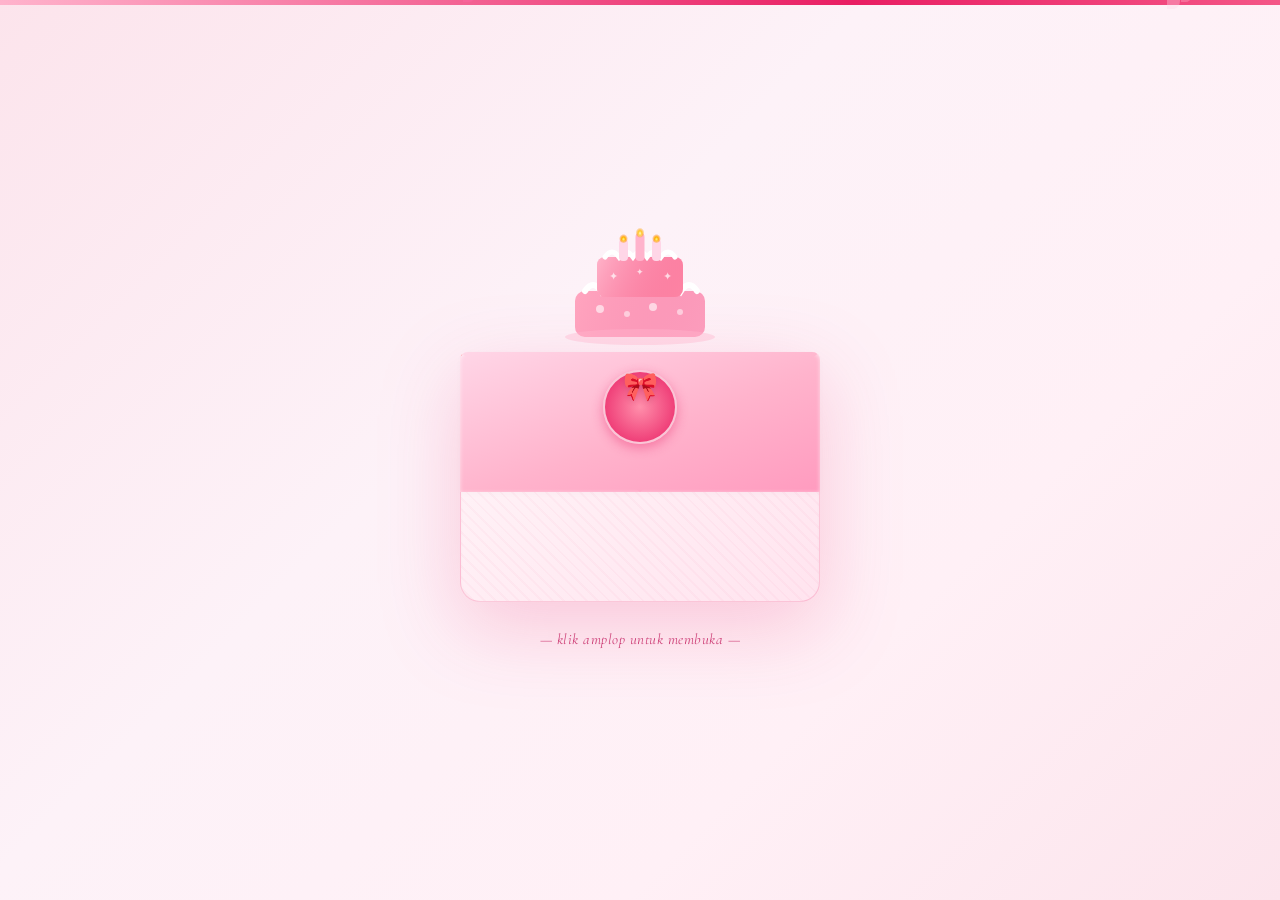
<file: PAGES/envelope.html>
<!DOCTYPE html>
<html lang="id">
<head>
<meta charset="UTF-8">
<meta name="viewport" content="width=device-width, initial-scale=1.0">
<title>Undangan Ulang Tahun</title>
<link href="https://fonts.googleapis.com/css2?family=Playfair+Display:ital,wght@0,400;0,700;1,400&family=Cormorant+Garamond:ital,wght@0,300;0,400;1,300&display=swap" rel="stylesheet">
<link rel="stylesheet" href="../CSS/envelope.css">
</head>
<body>

<div class="ribbon-top"></div>
<div class="transition-overlay" id="overlay"></div>

<div class="scene">
  <div class="cake-container" id="cakeWrap">
    <div class="sparkle" style="top:10px;left:40px;--tx:-18px;--ty:-30px;animation-delay:0s"></div>
    <div class="sparkle" style="top:5px;left:90px;--tx:10px;--ty:-35px;animation-delay:0.4s;background:#ff8fab"></div>
    <div class="sparkle" style="top:10px;left:130px;--tx:20px;--ty:-28px;animation-delay:0.8s"></div>
    <div class="sparkle" style="top:8px;left:60px;--tx:-8px;--ty:-40px;animation-delay:1.1s;background:#e91e63"></div>
    <div class="sparkle" style="top:6px;left:105px;--tx:16px;--ty:-32px;animation-delay:1.5s"></div>

    <svg class="cake-svg" width="170" height="130" viewBox="0 0 170 130" fill="none" xmlns="http://www.w3.org/2000/svg">
      <rect x="20" y="74" width="130" height="46" rx="10" fill="#ffb3cc"/>
      <rect x="20" y="74" width="130" height="46" rx="10" fill="url(#tier2grad)"/>
      <path d="M30 74 Q38 62 46 74 Q54 62 62 74 Q70 62 78 74 Q86 62 94 74 Q102 62 110 74 Q118 62 126 74 Q134 62 142 74" stroke="white" stroke-width="6" fill="none" stroke-linecap="round"/>
      <circle cx="45" cy="92" r="4" fill="white" opacity="0.6"/>
      <circle cx="72" cy="97" r="3" fill="white" opacity="0.5"/>
      <circle cx="98" cy="90" r="4" fill="white" opacity="0.6"/>
      <circle cx="125" cy="95" r="3" fill="white" opacity="0.5"/>
      <rect x="42" y="40" width="86" height="40" rx="8" fill="#ff8fab"/>
      <rect x="42" y="40" width="86" height="40" rx="8" fill="url(#tier1grad)"/>
      <path d="M50 40 Q57 30 64 40 Q71 30 78 40 Q85 30 92 40 Q99 30 106 40 Q113 30 120 40" stroke="white" stroke-width="5" fill="none" stroke-linecap="round"/>
      <text x="58" y="63" font-size="11" text-anchor="middle" fill="white" opacity="0.7">✦</text>
      <text x="85" y="58" font-size="9" text-anchor="middle" fill="white" opacity="0.7">✦</text>
      <text x="112" y="63" font-size="11" text-anchor="middle" fill="white" opacity="0.7">✦</text>
      <rect x="64" y="22" width="9" height="22" rx="4" fill="#ffd6e7"/>
      <ellipse cx="68.5" cy="21" rx="4.5" ry="5" class="flame" fill="url(#flameGrad1)"/>
      <circle cx="68.5" cy="24" r="2" fill="#fff3"/>
      <rect x="80.5" y="16" width="9" height="28" rx="4" fill="#ffb3cc"/>
      <ellipse cx="85" cy="15" rx="4.5" ry="5.5" class="flame" fill="url(#flameGrad2)"/>
      <circle cx="85" cy="18" r="2" fill="#fff3"/>
      <rect x="97" y="22" width="9" height="22" rx="4" fill="#ffd6e7"/>
      <ellipse cx="101.5" cy="21" rx="4.5" ry="5" class="flame" fill="url(#flameGrad3)"/>
      <circle cx="101.5" cy="24" r="2" fill="#fff3"/>
      <ellipse cx="85" cy="120" rx="75" ry="8" fill="#ffb3cc" opacity="0.4"/>
      <defs>
        <linearGradient id="tier2grad" x1="20" y1="74" x2="150" y2="120" gradientUnits="userSpaceOnUse">
          <stop offset="0%" stop-color="#ff8fab" stop-opacity="0.4"/>
          <stop offset="100%" stop-color="#e91e63" stop-opacity="0.15"/>
        </linearGradient>
        <linearGradient id="tier1grad" x1="42" y1="40" x2="128" y2="80" gradientUnits="userSpaceOnUse">
          <stop offset="0%" stop-color="#ffd6e7" stop-opacity="0.5"/>
          <stop offset="100%" stop-color="#e91e63" stop-opacity="0.1"/>
        </linearGradient>
        <radialGradient id="flameGrad1" cx="50%" cy="60%">
          <stop offset="0%" stop-color="#fff176"/>
          <stop offset="40%" stop-color="#ffb300"/>
          <stop offset="100%" stop-color="#ff6d00" stop-opacity="0"/>
        </radialGradient>
        <radialGradient id="flameGrad2" cx="50%" cy="60%">
          <stop offset="0%" stop-color="#fff9c4"/>
          <stop offset="40%" stop-color="#ffca28"/>
          <stop offset="100%" stop-color="#ff8f00" stop-opacity="0"/>
        </radialGradient>
        <radialGradient id="flameGrad3" cx="50%" cy="60%">
          <stop offset="0%" stop-color="#fff176"/>
          <stop offset="40%" stop-color="#ffb300"/>
          <stop offset="100%" stop-color="#ff6d00" stop-opacity="0"/>
        </radialGradient>
      </defs>
    </svg>
  </div>

  <div class="envelope-wrap" id="envelope">
    <div class="envelope-body"></div>
    <div class="envelope-flap" id="flap"></div>
    <div class="seal" id="seal">🎀</div>
    <div class="letter" id="letter">
      <p>Kamu mendapat undangan spesial!</p>
      <div class="name-preview">✦ Happy Birthday ✦</div>
    </div>
  </div>

  <div class="cta-wrap">
    <p class="hint-text">— klik amplop untuk membuka —</p>
    <button class="open-btn" id="enterBtn" style="display:none">Buka Undangan ✉</button>
  </div>
</div>

<script src="../JS/envelope.js"></script>
</body>
</html>
</file>
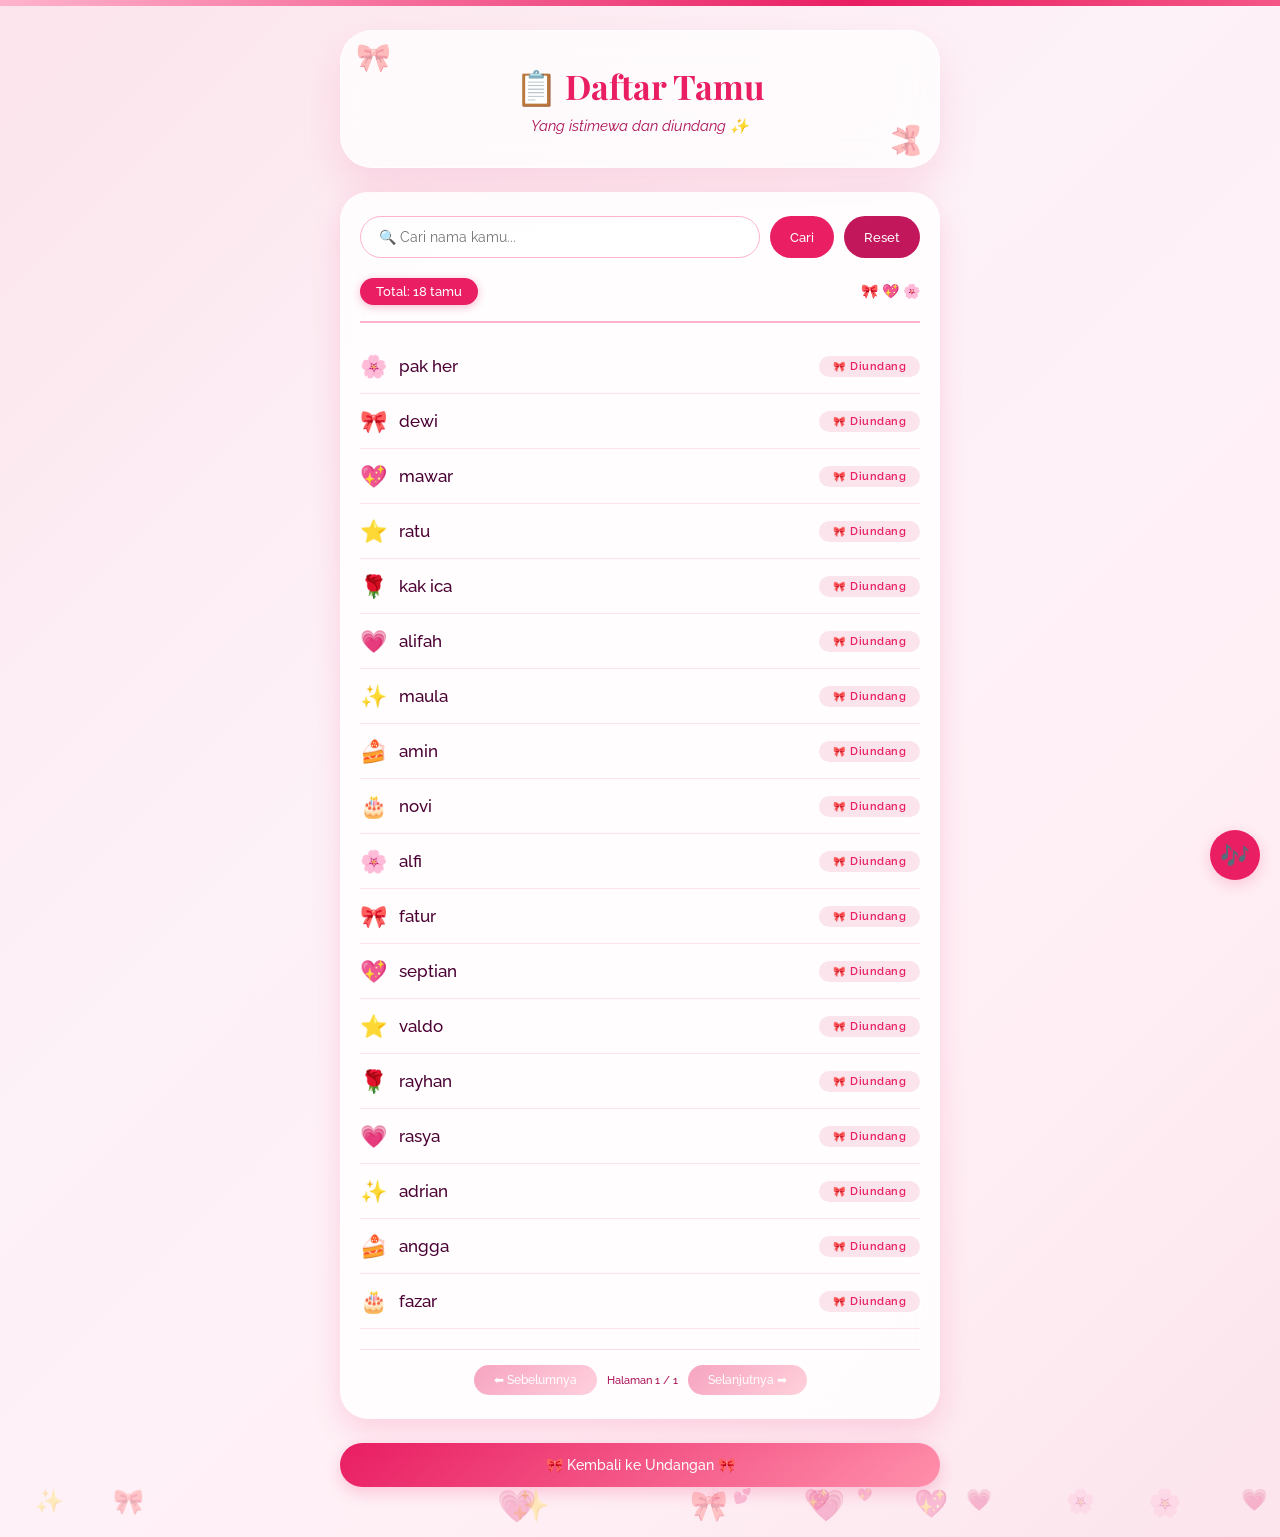
<file: PAGES/guestlist.html>
<!DOCTYPE html>
<html lang="id">
<head>
<meta charset="UTF-8">
<meta name="viewport" content="width=device-width, initial-scale=1.0, user-scalable=yes">
<title>Daftar Tamu Undangan</title>
<link href="https://fonts.googleapis.com/css2?family=Playfair+Display:ital,wght@0,400;0,500;0,600;0,700;1,400&family=Raleway:wght@300;400;500;600&display=swap" rel="stylesheet">
<link rel="stylesheet" href="../CSS/guestlist.css">
</head>
<body>

<div class="ribbon-top"></div>

<div class="container">
  <div class="header-card">
    <h1>📋 Daftar Tamu</h1>
    <p>Yang istimewa dan diundang ✨</p>
  </div>

  <div class="list-card">
    <div class="search-box">
      <input type="text" id="searchInput" placeholder="🔍 Cari nama kamu...">
      <button id="searchBtn">Cari</button>
      <button id="resetBtn" style="background:#c2185b;">Reset</button>
    </div>

    <div class="list-header">
      <span class="total-badge" id="totalCount">Total: 0 tamu</span>
      <span style="font-size: 14px;">🎀 💖 🌸</span>
    </div>

    <ul class="guest-list" id="guestList"></ul>

    <div class="pagination" id="pagination">
      <button id="prevBtn">⬅ Sebelumnya</button>
      <span class="page-info" id="pageInfo">Halaman 1 / 1</span>
      <button id="nextBtn">Selanjutnya ➡</button>
    </div>
  </div>

  <a href="invitation.html" class="back-btn">🎀 Kembali ke Undangan 🎀</a>
</div>

<div class="music-btn" id="musicBtn">🎵</div>
<audio id="bgMusic" loop>
<source src="../ASSETS/MUSIC/mantap.mpeg">
</audio>

<script src="../JS/guestlist.js"></script>
</body>
</html>
</file>
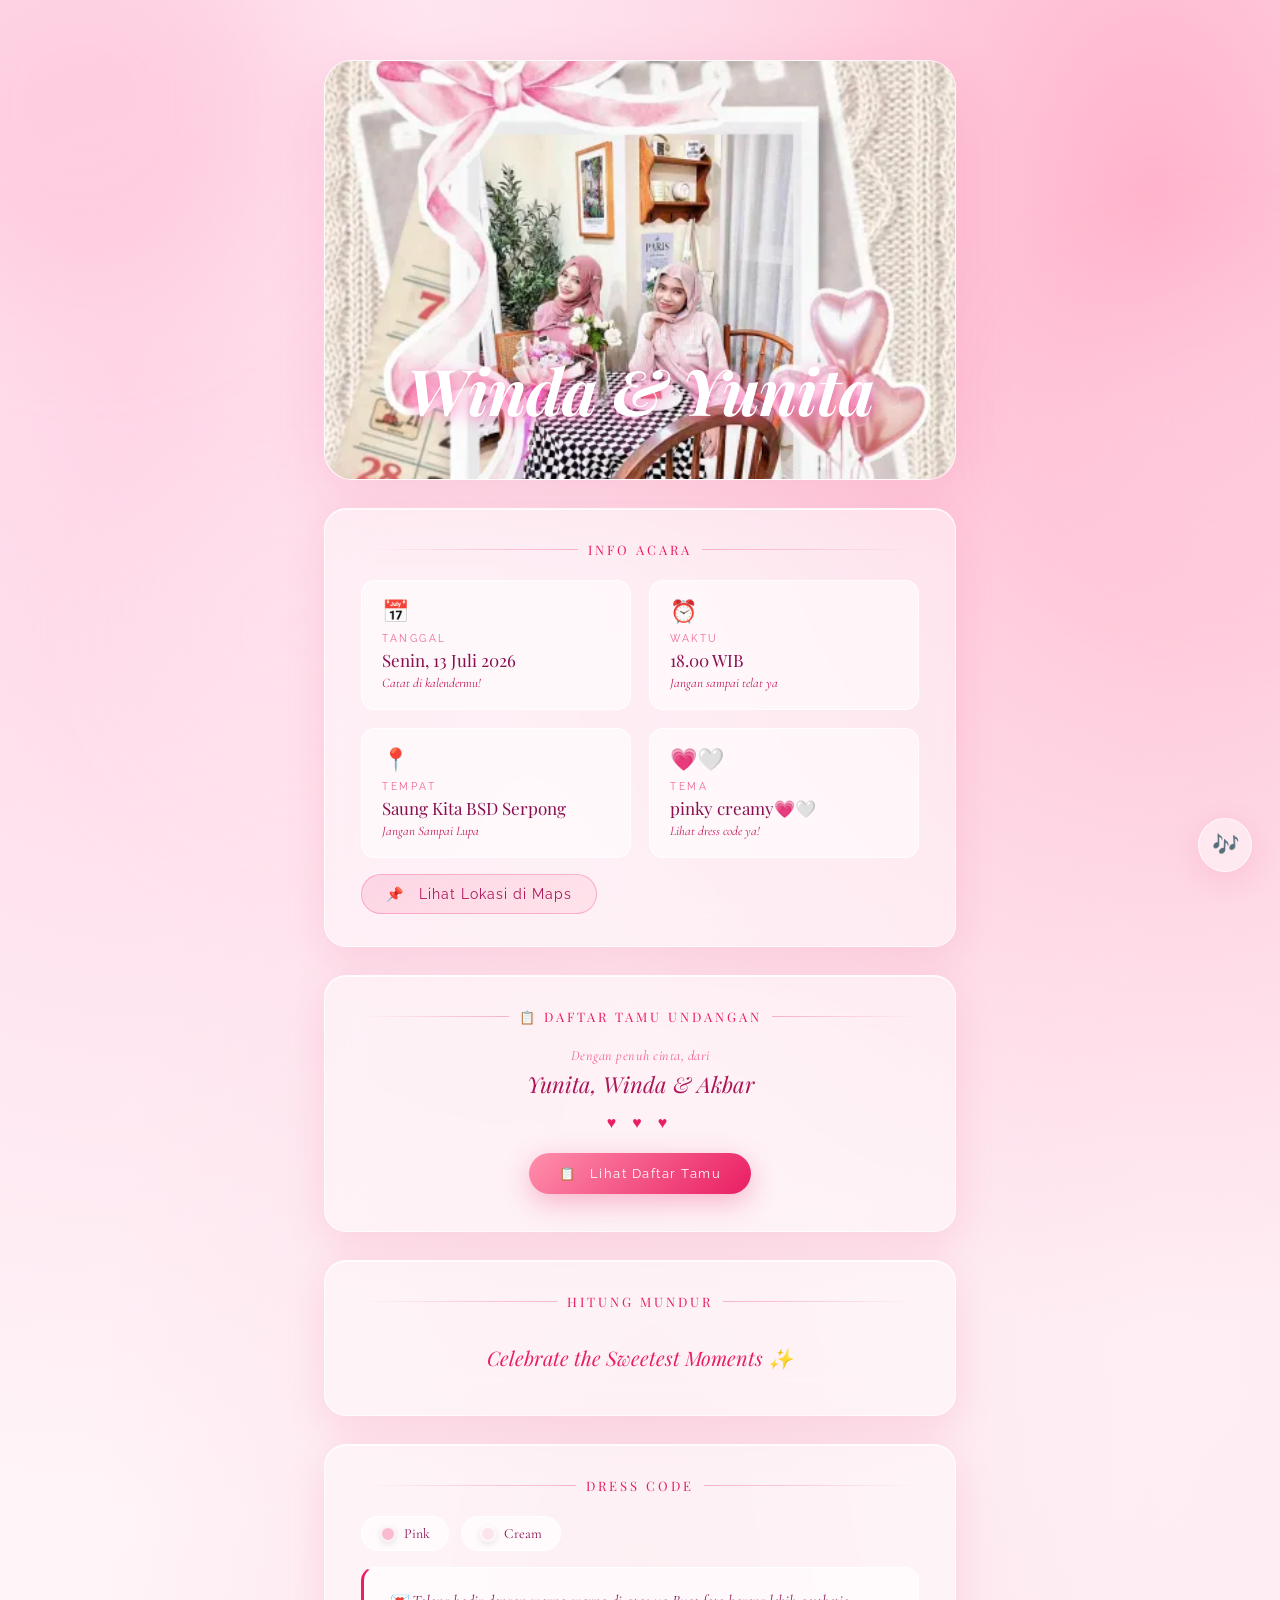
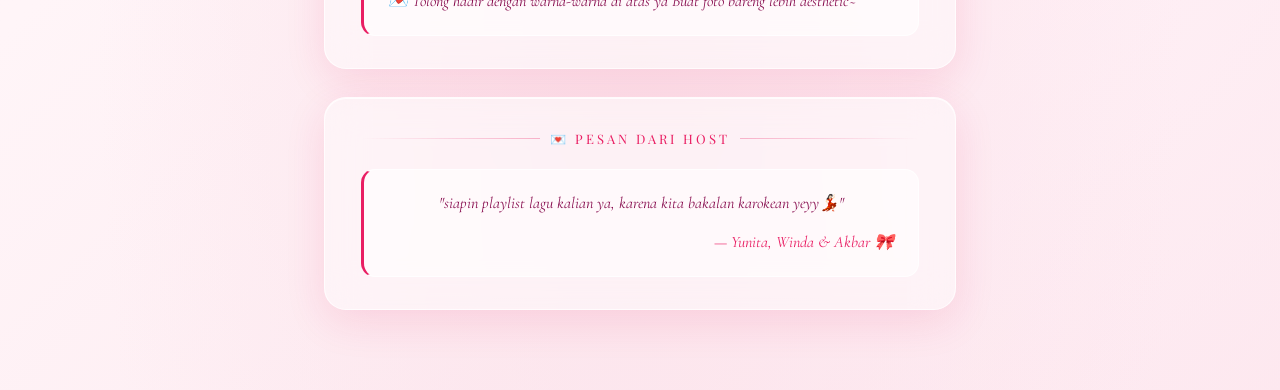
<file: PAGES/invitation.html>
<!DOCTYPE html>
<html lang="id">
<head>
<meta charset="UTF-8">
<meta name="viewport" content="width=device-width, initial-scale=1.0">
<title>Undangan Ulang Tahun</title>
<link href="https://fonts.googleapis.com/css2?family=Playfair+Display:ital,wght@0,400;0,700;1,400&family=Cormorant+Garamond:ital,wght@0,300;0,400;0,500;1,300;1,400&family=Raleway:wght@300;400;500&display=swap" rel="stylesheet">
<link rel="stylesheet" href="../CSS/invitation.css">
</head>
<body>

<div class="blob" style="width:400px;height:400px;background:#ffb3cc;top:-100px;left:-120px;animation-duration:12s;"></div>
<div class="blob" style="width:300px;height:300px;background:#ffd6e7;top:30%;right:-80px;animation-duration:9s;animation-delay:3s;"></div>
<div class="blob" style="width:350px;height:350px;background:#ffe4ef;bottom:10%;left:10%;animation-duration:14s;animation-delay:1.5s;"></div>

<div class="music-btn" id="musicBtn">🎵</div>

<audio id="happyBirthday" loop>
<source src="../ASSETS/MUSIC/mantap.mpeg">
</audio>

<div class="page">
  <div class="header-card" id="headerCard">
    <div class="slide-layer" id="slide1"></div>
    <div class="slide-layer" id="slide2"></div>
    <h1 class="header-name" style="margin: 0;" id="slideName">Yunita Permatasari</h1>
  </div>

  <div class="glass-card" style="animation-delay:0.1s">
    <div class="section-title">Info Acara</div>
    <div class="info-grid">
      <div class="info-item">
        <span class="icon">📅</span>
        <div class="label">Tanggal</div>
        <div class="value">Senin, 13 Juli 2026</div>
        <div class="sub">Catat di kalendermu!</div>
      </div>
      <div class="info-item">
        <span class="icon">⏰</span>
        <div class="label">Waktu</div>
        <div class="value">18.00 WIB</div>
        <div class="sub">Jangan sampai telat ya</div>
      </div>
      <div class="info-item">
        <span class="icon">📍</span>
        <div class="label">Tempat</div>
        <div class="value">Saung Kita BSD Serpong</div>
        <div class="sub">Jangan Sampai Lupa</div>
      </div>
      <div class="info-item">
        <span class="icon">💗🤍</span>
        <div class="label">Tema</div>
        <div class="value">pinky creamy💗🤍</div>
        <div class="sub">Lihat dress code ya!</div>
      </div>
    </div>
    <a href="https://share.google/UvX5l0DtDIAIfERnE" class="location-btn" target="_blank">
      📌 &nbsp; Lihat Lokasi di Maps
    </a>
  </div>

  <!-- DAFTAR TAMU (teks host di ATAS tombol) -->
  <div class="glass-card" style="animation-delay:0.15s; text-align: center;">
    <div class="section-title">📋 Daftar Tamu Undangan</div>
    
    <!-- Teks host di atas tombol -->
    <div style="margin: 15px 0 10px 0;">
      <p class="footer-from" style="font-size: 14px; margin-bottom: 5px;">Dengan penuh cinta, dari</p>
      <p class="footer-name" style="font-size: 22px;">Yunita, Winda & Akbar</p>
      <p class="footer-hearts" style="font-size: 16px;">♥ ♥ ♥</p>
    </div>
    
    <!-- Tombol di bawah teks host -->
    <a href="guestlist.html" class="guest-link-btn" style="display: inline-block; margin-top: 10px;">
      📋 &nbsp; Lihat Daftar Tamu
    </a>
  </div>

  <div class="glass-card" style="animation-delay:0.2s">
    <div class="section-title">Hitung Mundur</div>
    <div class="countdown-wrap" id="countdown">
      <div class="cd-box"><div class="cd-num" id="cd-d">--</div><div class="cd-label">Hari</div></div>
      <div class="cd-box"><div class="cd-num" id="cd-h">--</div><div class="cd-label">Jam</div></div>
      <div class="cd-box"><div class="cd-num" id="cd-m">--</div><div class="cd-label">Menit</div></div>
      <div class="cd-box"><div class="cd-num" id="cd-s">--</div><div class="cd-label">Detik</div></div>
    </div>
  </div>

  <div class="glass-card" style="animation-delay:0.3s">
    <div class="section-title">Dress Code</div>
    <div class="dress-row">
      <div class="dress-chip"><div class="color-dot" style="background:#f8bbd0"></div> Pink</div>
       <div class="dress-chip"><div class="color-dot" style="background:#fce4ec"></div> Cream</div>
    </div>
    <div class="note-card" style="margin-top:16px">
      💌 Tolong hadir dengan warna-warna di atas ya Buat foto bareng lebih aesthetic~
    </div>
  </div>

  <div class="glass-card" style="animation-delay:0.4s">
  <div class="section-title">💌 Pesan dari Host</div>
  <div class="note-card">
    <p style="font-size: 16px; font-style: italic; color: #880e4f; text-align: center;">
      "siapin playlist lagu kalian ya, karena kita bakalan karokean yeyy💃🏻"
    </p>
    <p style="margin-top: 12px; text-align: right; color: #e91e63;">— Yunita, Winda & Akbar 🎀</p>
  </div>
</div>
<script src="../JS/invitation.js"></script>
</body>
</html>
</file>
<file: CSS/envelope.css>
* { margin: 0; padding: 0; box-sizing: border-box; }

body {
  min-height: 100vh;
  background: linear-gradient(135deg, #fce4ec 0%, #fdf2f8 40%, #fff0f6 70%, #fce4ec 100%);
  display: flex;
  align-items: center;
  justify-content: center;
  font-family: 'Cormorant Garamond', serif;
  overflow: hidden;
  position: relative;
}

/* FLOATING PETALS */
.petal {
  position: fixed;
  width: 10px;
  height: 14px;
  border-radius: 50% 0 50% 0;
  opacity: 0.35;
  animation: floatPetal linear infinite;
  pointer-events: none;
}
@keyframes floatPetal {
  0%   { transform: translateY(-20px) rotate(0deg); opacity: 0; }
  10%  { opacity: 0.35; }
  90%  { opacity: 0.25; }
  100% { transform: translateY(110vh) rotate(360deg); opacity: 0; }
}

.scene {
  display: flex;
  flex-direction: column;
  align-items: center;
  gap: 0;
  position: relative;
  z-index: 10;
}

/* ENVELOPE UTAMA */
.envelope-wrap {
  position: relative;
  width: 360px;
  height: 250px;
  cursor: pointer;
  filter: drop-shadow(0 25px 40px rgba(233,30,99,0.2));
  transition: transform 0.4s cubic-bezier(0.34, 1.2, 0.64, 1);
  animation: gentleFloat 3s ease-in-out infinite;
}
@keyframes gentleFloat {
  0%, 100% { transform: translateY(0px); }
  50% { transform: translateY(-6px); }
}
.envelope-wrap:hover {
  transform: translateY(-8px) scale(1.01);
  filter: drop-shadow(0 35px 55px rgba(233,30,99,0.3));
}
.envelope-wrap:active {
  transform: scale(0.98);
  transition: 0.05s;
}

/* BADAN AMPLOP (BAWAH) */
.envelope-body {
  position: absolute;
  bottom: 0;
  width: 360px;
  height: 210px;
  background: linear-gradient(145deg, #fff5f8 0%, #ffe4ef 100%);
  border-radius: 8px 8px 20px 20px;
  border: 1.5px solid rgba(233,30,99,0.2);
  overflow: hidden;
  box-shadow: inset 0 2px 5px rgba(0,0,0,0.02);
}

/* GARIS SILANG DI BADAN (ESTETIK) */
.envelope-body::before {
  content: '';
  position: absolute;
  top: 0;
  left: 0;
  right: 0;
  bottom: 0;
  background: 
    repeating-linear-gradient(45deg, rgba(233,30,99,0.03) 0px, rgba(233,30,99,0.03) 2px, transparent 2px, transparent 8px);
  pointer-events: none;
}

/* SEGITIGA LIPATAN ATAS (FLAP) - PRESISI */
.envelope-flap {
  position: absolute;
  top: 0;
  width: 360px;
  height: 140px;
  transform-origin: top center;
  transform: rotateX(0deg);
  transition: transform 0.7s cubic-bezier(0.23, 1, 0.32, 1);
  z-index: 5;
  background: linear-gradient(160deg, #ffd6e7 0%, #ffb3cc 55%, #ff9bbf 100%);
  border-radius: 8px 8px 0 0;
  box-shadow: inset 0 1px 4px rgba(255,255,255,0.6), 0 2px 6px rgba(0,0,0,0.02);
}

/* BENTUK SEGITIGA PRESISI */
.envelope-flap::before {
  content: '';
  position: absolute;
  top: 0;
  left: 0;
  width: 100%;
  height: 100%;
  background: inherit;
  clip-path: polygon(0% 0%, 100% 0%, 50% 100%);
  border-radius: inherit;
}

.envelope-flap.open {
  transform: rotateX(-180deg);
}

/* PITA (MENYATU DENGAN AMPLOP) */
.envelope-wrap::before {
  content: '';
  position: absolute;
  top: 18px;
  left: 50%;
  transform: translateX(-50%);
  width: 70px;
  height: 70px;
  background: radial-gradient(circle, #ff8fab, #e91e63);
  border-radius: 50%;
  z-index: 7;
  box-shadow: 0 4px 12px rgba(233,30,99,0.4);
  border: 2px solid rgba(255,255,255,0.7);
  transition: all 0.3s ease;
}

.envelope-wrap::after {
  content: '🎀';
  position: absolute;
  top: 18px;
  left: 50%;
  transform: translateX(-50%);
  font-size: 28px;
  z-index: 8;
  text-shadow: 0 2px 6px rgba(0,0,0,0.1);
  pointer-events: none;
  transition: all 0.3s ease;
}

.envelope-wrap.opened::before {
  opacity: 0;
  transform: translateX(-50%) scale(0);
}
.envelope-wrap.opened::after {
  opacity: 0;
  transform: translateX(-50%) scale(0);
}

/* SURAT DI DALAM */
.letter {
  position: absolute;
  bottom: 12px;
  left: 50%;
  transform: translateX(-50%) translateY(0px);
  width: 290px;
  background: white;
  border-radius: 12px;
  padding: 20px 24px;
  box-shadow: 0 10px 30px rgba(0,0,0,0.1);
  text-align: center;
  opacity: 0;
  transition: transform 0.55s cubic-bezier(0.34, 1.2, 0.64, 1) 0.35s, opacity 0.45s ease 0.35s;
  border: 1px solid rgba(233,30,99,0.15);
  z-index: 2;
}
.letter.show {
  opacity: 1;
  transform: translateX(-50%) translateY(-45px);
  animation: letterRise 0.65s ease-out 0.35s both;
}
@keyframes letterRise {
  0% {
    opacity: 0;
    transform: translateX(-50%) translateY(10px) scale(0.96);
  }
  60% {
    transform: translateX(-50%) translateY(-50px) scale(1.01);
  }
  100% {
    opacity: 1;
    transform: translateX(-50%) translateY(-45px) scale(1);
  }
}
.letter p {
  font-size: 14px;
  color: #c2185b;
  line-height: 1.5;
  font-style: italic;
}
.letter .name-preview {
  font-family: 'Playfair Display', serif;
  font-size: 18px;
  color: #e91e63;
  margin-top: 8px;
  font-weight: 700;
}

/* CAKE */
.cake-container {
  margin-top: -35px;
  position: relative;
  z-index: 20;
  animation: cakeBounce 2.8s ease-in-out infinite;
}
@keyframes cakeBounce {
  0%, 100% { transform: translateY(0); }
  50% { transform: translateY(-8px); }
}
.cake-svg { overflow: visible; }

.flame {
  transform-origin: 50% 100%;
  animation: flicker 0.7s ease-in-out infinite alternate;
}
.flame:nth-child(2) { animation-delay: 0.15s; }
.flame:nth-child(3) { animation-delay: 0.3s; }
@keyframes flicker {
  0%   { transform: scaleX(1) scaleY(1) rotate(-3deg); }
  100% { transform: scaleX(0.85) scaleY(1.15) rotate(3deg); }
}

.sparkle {
  position: absolute;
  width: 6px;
  height: 6px;
  border-radius: 50%;
  background: #ffcc02;
  animation: sparkleAnim 1.4s ease-in-out infinite;
  opacity: 0;
}
@keyframes sparkleAnim {
  0%   { transform: translate(0,0) scale(0); opacity: 0; }
  30%  { opacity: 1; }
  100% { transform: translate(var(--tx), var(--ty)) scale(0); opacity: 0; }
}

.cta-wrap {
  margin-top: 28px;
  display: flex;
  flex-direction: column;
  align-items: center;
  gap: 10px;
  animation: fadeUp 1s ease 0.3s both;
}
@keyframes fadeUp {
  from { opacity: 0; transform: translateY(20px); }
  to   { opacity: 1; transform: translateY(0); }
}
.hint-text {
  font-family: 'Cormorant Garamond', serif;
  font-size: 15px;
  color: #c2185b;
  font-style: italic;
  opacity: 0.8;
  letter-spacing: 0.5px;
}
.open-btn {
  position: relative;
  padding: 14px 42px;
  background: linear-gradient(135deg, #ff8fab, #e91e63);
  color: white;
  border: none;
  border-radius: 50px;
  font-family: 'Playfair Display', serif;
  font-size: 16px;
  letter-spacing: 1.5px;
  cursor: pointer;
  overflow: hidden;
  box-shadow: 0 8px 30px rgba(233,30,99,0.35);
  transition: transform 0.2s ease, box-shadow 0.2s ease;
}
.open-btn:hover {
  transform: translateY(-3px) scale(1.04);
  box-shadow: 0 14px 40px rgba(233,30,99,0.45);
}
.open-btn:active { transform: scale(0.97); }
.open-btn::before {
  content: '';
  position: absolute;
  top: -50%; left: -60%;
  width: 40%; height: 200%;
  background: rgba(255,255,255,0.3);
  transform: skewX(-20deg);
  animation: shimmer 2.5s ease-in-out infinite;
}
@keyframes shimmer {
  0%   { left: -60%; }
  100% { left: 140%; }
}

.transition-overlay {
  position: fixed;
  inset: 0;
  background: radial-gradient(circle at center, #ff8fab, #e91e63);
  z-index: 9999;
  opacity: 0;
  pointer-events: none;
  transition: opacity 0.6s ease;
}
.transition-overlay.active {
  opacity: 1;
  pointer-events: all;
}
.ribbon-top {
  position: fixed;
  top: 0; left: 0; right: 0;
  height: 5px;
  background: linear-gradient(90deg, #ffb3cc, #e91e63, #ff8fab, #ffb3cc);
  background-size: 200% 100%;
  animation: ribbonSlide 3s linear infinite;
}
@keyframes ribbonSlide {
  0%   { background-position: 0% 0%; }
  100% { background-position: 200% 0%; }
}



/* UKURAN HP (MAX LEBAR 550px) */
@media (max-width: 550px) {
  .envelope-wrap {
    width: 280px;
    height: 200px;
  }
  .envelope-body {
    width: 280px;
    height: 165px;
  }
  .envelope-flap {
    width: 280px;
    height: 110px;
  }
  .envelope-wrap::before {
    width: 55px;
    height: 55px;
    top: 12px;
  }
  .envelope-wrap::after {
    font-size: 22px;
    top: 12px;
  }
  .letter {
    width: 230px;
    padding: 14px 18px;
  }
  .letter p {
    font-size: 11px;
  }
  .letter .name-preview {
    font-size: 14px;
  }
  .cake-container svg {
    width: 130px;
    height: 100px;
  }
  .cake-container {
    margin-top: -20px;
  }
  .hint-text {
    font-size: 12px;
  }
  .open-btn {
    padding: 10px 30px;
    font-size: 13px;
  }
}


/* Hilangkan efek biru saat klik di HP */
button,
a,
.envelope-wrap,
.music-btn,
.open-btn {
  -webkit-tap-highlight-color: transparent;
  tap-highlight-color: transparent;
  outline: none;
  user-select: none;
}
</file>
<file: CSS/guestlist.css>
* {
  margin: 0;
  padding: 0;
  box-sizing: border-box;
}

body {
  min-height: 100vh;
  background: linear-gradient(135deg, #fce4ec 0%, #fdf2f8 40%, #fff0f6 70%, #fce4ec 100%);
  font-family: 'Raleway', sans-serif;
  padding: 30px 20px 50px;
  position: relative;
}

.ribbon-top {
  position: fixed;
  top: 0;
  left: 0;
  right: 0;
  height: 6px;
  background: linear-gradient(90deg, #ffb3cc, #e91e63, #ff8fab, #ffb3cc);
  background-size: 200% 100%;
  animation: ribbonSlide 3s linear infinite;
  z-index: 100;
}

@keyframes ribbonSlide {
  0% { background-position: 0% 0%; }
  100% { background-position: 200% 0%; }
}

.container {
  max-width: 600px;
  margin: 0 auto;
  position: relative;
  z-index: 1;
}

.header-card {
  background: rgba(255, 255, 255, 0.75);
  backdrop-filter: blur(20px);
  border-radius: 32px;
  padding: 32px 24px;
  text-align: center;
  margin-bottom: 24px;
  box-shadow: 0 20px 40px rgba(233, 30, 99, 0.12);
  border: 1px solid rgba(255, 255, 255, 0.6);
  position: relative;
  overflow: hidden;
}

.header-card::before {
  content: '🎀';
  position: absolute;
  top: 10px;
  left: 15px;
  font-size: 28px;
  opacity: 0.4;
}

.header-card::after {
  content: '🎀';
  position: absolute;
  bottom: 10px;
  right: 15px;
  font-size: 28px;
  opacity: 0.4;
  transform: rotate(90deg);
}

.header-card h1 {
  font-family: 'Playfair Display', serif;
  font-size: 34px;
  color: #e91e63;
  margin-bottom: 8px;
}

.header-card p {
  color: #ad1457;
  font-size: 15px;
  font-style: italic;
}

.list-card {
  background: rgba(255, 255, 255, 0.85);
  backdrop-filter: blur(16px);
  border-radius: 28px;
  padding: 24px 20px;
  box-shadow: 0 12px 30px rgba(233, 30, 99, 0.15);
  border: none;
  position: relative;
}

.search-box {
  margin-bottom: 20px;
  display: flex;
  gap: 10px;
  flex-wrap: wrap;
}

.search-box input {
  flex: 1;
  padding: 12px 18px;
  border: 1px solid #ffb3cc;
  border-radius: 60px;
  font-family: 'Raleway', sans-serif;
  font-size: 14px;
  outline: none;
  background: rgba(255,255,255,0.7);
  transition: all 0.2s;
}

.search-box input:focus {
  border-color: #e91e63;
  background: white;
}

.search-box button {
  padding: 12px 20px;
  background: #e91e63;
  border: none;
  border-radius: 60px;
  color: white;
  font-family: 'Raleway', sans-serif;
  font-weight: 500;
  cursor: pointer;
  transition: all 0.2s;
}

.search-box button:hover {
  background: #c2185b;
  transform: scale(0.97);
}

.list-header {
  display: flex;
  justify-content: space-between;
  align-items: baseline;
  padding-bottom: 16px;
  border-bottom: 2px solid #ffb3cc;
  margin-bottom: 16px;
  flex-wrap: wrap;
  gap: 10px;
}

.total-badge {
  background: #e91e63;
  color: white;
  padding: 6px 16px;
  border-radius: 50px;
  font-size: 13px;
  font-weight: 500;
  box-shadow: 0 2px 8px rgba(233,30,99,0.3);
}

.guest-list {
  list-style: none;
  margin: 0;
  padding: 0;
  min-height: 300px;
}

.guest-list li {
  display: flex;
  align-items: center;
  justify-content: space-between;
  padding: 14px 0;
  border-bottom: 1px solid rgba(233, 30, 99, 0.12);
  transition: all 0.2s ease;
}

.guest-list li:hover {
  background: rgba(255,255,255,0.4);
  margin: 0 -8px;
  padding: 14px 8px;
  border-radius: 16px;
}

.guest-name {
  display: flex;
  align-items: center;
  gap: 12px;
  font-size: 17px;
  font-weight: 500;
  color: #4a0033;
}

.guest-name .emoji {
  font-size: 22px;
}

.status {
  font-size: 11px;
  font-weight: 600;
  padding: 4px 14px;
  border-radius: 50px;
  background: #fce4ec;
  color: #e91e63;
  letter-spacing: 0.5px;
  display: flex;
  align-items: center;
  gap: 5px;
}

.status::before {
  content: '🎀';
  font-size: 10px;
}

.pagination {
  display: flex;
  justify-content: center;
  align-items: center;
  gap: 10px;
  margin-top: 20px;
  padding-top: 15px;
  border-top: 1px solid rgba(233,30,99,0.15);
  flex-wrap: wrap;
}

.pagination button {
  padding: 8px 20px;
  background: linear-gradient(135deg, #e91e63, #ff8fab);
  border: none;
  border-radius: 50px;
  color: white;
  font-family: 'Raleway', sans-serif;
  font-weight: 500;
  font-size: 12px;
  cursor: pointer;
  transition: all 0.2s;
  min-width: 90px;
}

.pagination button:hover:not(:disabled) {
  transform: translateY(-2px);
  box-shadow: 0 4px 12px rgba(233,30,99,0.3);
}

.pagination button:disabled {
  opacity: 0.4;
  cursor: not-allowed;
}

.page-info {
  font-size: 11px;
  color: #ad1457;
  font-weight: 500;
  white-space: nowrap;
}

@media (max-width: 480px) {
  .pagination {
    gap: 8px;
  }
  .pagination button {
    padding: 9px 20px;
    font-size: 14px;
    min-width: 110px;
  }
  .page-info {
    font-size: 10px;
    order: -1;
    width: 100%;
    text-align: center;
    margin-bottom: 5px;
  }
}

.back-btn {
  display: block;
  text-align: center;
  margin-top: 24px;
  padding: 14px 24px;
  background: linear-gradient(135deg, #e91e63, #ff8fab);
  color: white;
  text-decoration: none;
  border-radius: 60px;
  font-weight: 500;
  font-size: 14px;
  transition: all 0.2s ease;
  box-shadow: 0 6px 16px rgba(233, 30, 99, 0.2);
}

.back-btn:hover {
  transform: translateY(-2px);
  box-shadow: 0 10px 24px rgba(233, 30, 99, 0.3);
}

.empty-state {
  text-align: center;
  padding: 40px 20px;
  color: #c2185b;
  font-style: italic;
}

.floating-heart {
  position: fixed;
  font-size: 14px;
  pointer-events: none;
  animation: floatHeart 6s ease-in-out infinite;
  opacity: 0.3;
  z-index: 0;
}

@keyframes floatHeart {
  0% { transform: translateY(100vh) rotate(0deg); opacity: 0; }
  10% { opacity: 0.4; }
  90% { opacity: 0.3; }
  100% { transform: translateY(-20vh) rotate(360deg); opacity: 0; }
}

.music-btn {
  position: fixed;
  bottom: 20px;
  right: 20px;
  width: 50px;
  height: 50px;
  background: rgba(255,255,255,0.85);
  backdrop-filter: blur(12px);
  border-radius: 50%;
  display: flex;
  align-items: center;
  justify-content: center;
  font-size: 24px;
  cursor: pointer;
  box-shadow: 0 4px 15px rgba(233,30,99,0.2);
  z-index: 999;
  transition: all 0.2s;
  border: 1px solid rgba(233,30,99,0.3);
}

.music-btn:hover {
  transform: scale(1.05);
}

.music-btn.playing {
  background: #e91e63;
  color: white;
  animation: musicPulse 1s infinite;
}

@keyframes musicPulse {
  0%,100% { box-shadow: 0 4px 15px rgba(233,30,99,0.3); }
  50% { box-shadow: 0 4px 25px rgba(233,30,99,0.6); }
}


/* Hilangkan efek biru saat klik di HP */
button,
a,
.music-btn,
.back-btn,
.pagination button,
.search-box button {
  -webkit-tap-highlight-color: transparent;
  tap-highlight-color: transparent;
  outline: none;
  user-select: none;
}
</file>
<file: CSS/invitation.css>
:root {
  --pink1: #fce4ec;
  --pink2: #f48fb1;
  --pink3: #e91e63;
  --pink4: #ff8fab;
  --glass: rgba(255,255,255,0.45);
  --glass-border: rgba(255,255,255,0.7);
  --glass-shadow: rgba(233,30,99,0.12);
}

* { margin:0; padding:0; box-sizing:border-box; }

body {
  min-height: 100vh;
  background:
    radial-gradient(ellipse at 10% 20%, #ffd6e7 0%, transparent 50%),
    radial-gradient(ellipse at 90% 10%, #ffb3cc 0%, transparent 45%),
    radial-gradient(ellipse at 50% 80%, #fce4ec 0%, transparent 60%),
    radial-gradient(ellipse at 80% 70%, #fff0f6 0%, transparent 50%),
    linear-gradient(135deg, #fdf2f8 0%, #fff5f8 50%, #fce4ec 100%);
  font-family: 'Cormorant Garamond', serif;
  overflow-x: hidden;
  cursor: default;
}

.blob {
  position: fixed;
  border-radius: 50%;
  filter: blur(60px);
  opacity: 0.35;
  pointer-events: none;
  animation: blobFloat ease-in-out infinite;
}
@keyframes blobFloat {
  0%,100% { transform: translate(0,0) scale(1); }
  33%      { transform: translate(20px,-15px) scale(1.05); }
  66%      { transform: translate(-15px,10px) scale(0.97); }
}

.petal {
  position: fixed;
  border-radius: 50% 0 50% 0;
  opacity: 0;
  pointer-events: none;
  animation: fallPetal linear infinite;
}
@keyframes fallPetal {
  0%   { transform: translateY(-30px) rotate(0deg) translateX(0); opacity:0; }
  8%   { opacity: 0.4; }
  90%  { opacity: 0.2; }
  100% { transform: translateY(105vh) rotate(720deg) translateX(40px); opacity:0; }
}

.music-btn {
  position: fixed;
  bottom: 28px;
  right: 28px;
  width: 54px;
  height: 54px;
  background: var(--glass);
  backdrop-filter: blur(16px);
  -webkit-backdrop-filter: blur(16px);
  border: 1.5px solid var(--glass-border);
  border-radius: 50%;
  display: flex;
  align-items: center;
  justify-content: center;
  font-size: 22px;
  cursor: pointer;
  box-shadow: 0 8px 32px var(--glass-shadow);
  z-index: 100;
  transition: transform 0.3s ease, box-shadow 0.3s ease;
}
.music-btn:hover { transform: scale(1.12); box-shadow: 0 12px 40px rgba(233,30,99,0.25); }
.music-btn.playing { animation: musicPulse 1.2s ease-in-out infinite; }
@keyframes musicPulse {
  0%,100% { box-shadow: 0 8px 32px rgba(233,30,99,0.2), 0 0 0 0 rgba(233,30,99,0.25); }
  50%      { box-shadow: 0 8px 32px rgba(233,30,99,0.3), 0 0 0 12px rgba(233,30,99,0); }
}

.page {
  max-width: 680px;
  margin: 0 auto;
  padding: 60px 24px 80px;
  display: flex;
  flex-direction: column;
  align-items: center;
  gap: 28px;
}

.header-card {
  width: 100%;
  background: var(--glass);
  backdrop-filter: blur(24px);
  -webkit-backdrop-filter: blur(24px);
  border: 1.5px solid var(--glass-border);
  border-radius: 28px;
  padding: 60px 40px;
  text-align: center;
  box-shadow: 0 20px 60px var(--glass-shadow), inset 0 1px 0 rgba(255,255,255,0.8);
  animation: cardReveal 0.8s ease both;
  position: relative;
  overflow: hidden;
  min-height: 420px;
  display: flex;
  flex-direction: column;
  justify-content: center;
}
@keyframes cardReveal {
  from { opacity:0; transform: translateY(30px) scale(0.97); }
  to   { opacity:1; transform: translateY(0) scale(1); }
}

.header-card::before {
  content: '';
  position: absolute;
  top: -60px; right: -60px;
  width: 180px; height: 180px;
  background: radial-gradient(circle, rgba(255,143,171,0.25), transparent 70%);
  border-radius: 50%;
  pointer-events: none;
}
.header-card::after {
  content: '';
  position: absolute;
  bottom: -40px; left: -40px;
  width: 140px; height: 140px;
  background: radial-gradient(circle, rgba(233,30,99,0.1), transparent 70%);
  border-radius: 50%;
  pointer-events: none;
}

.header-eyebrow {
  font-family: 'Raleway', sans-serif;
  font-size: 11px;
  letter-spacing: 4px;
  color: var(--pink3);
  text-transform: uppercase;
  margin-bottom: 16px;
  opacity: 0.8;
}
.header-pre {
  font-family: 'Cormorant Garamond', serif;
  font-size: 20px;
  font-style: italic;
  color: #ad1457;
  margin-bottom: 10px;
  font-weight: 300;
}
.slide-layer {
  position: absolute;
  inset: 0;
  background-size: cover;
  background-position: center;
  background-repeat: no-repeat;
  transition: opacity 1.2s ease;
}
.slide-layer:first-child { z-index: 1; }
.slide-layer:last-child  { z-index: 2; }

.header-card h1,
.header-name {
  position: relative;
  z-index: 3;
}

.header-name {
  font-family: 'Playfair Display', serif;
  font-size: clamp(42px, 10vw, 64px);
  font-weight: 700;
  font-style: italic;
  color: #ffffff;
  line-height: 1.3;
  margin: 0;
  text-shadow: 0 2px 15px #ff69b4;
  letter-spacing: -1px;
  /* GESER NAMA KE BAWAH TANPA MEMPENGARUHI CARD */
  position: relative;
  top: 120px;   /* ← atur nilai ini: 20px (sedikit), 40px (lebih banyak), 0 (tengah) */
}
.header-age {
  font-family: 'Playfair Display', serif;
  font-size: 22px;
  font-style: italic;
  color: var(--pink3);
  margin-bottom: 18px;
}
.header-divider {
  display: flex;
  align-items: center;
  gap: 14px;
  justify-content: center;
  margin: 16px 0;
}
.header-divider span { width: 50px; height: 1px; background: linear-gradient(90deg, transparent, #f48fb1, transparent); }
.header-divider em { color: #e91e63; font-size: 16px; font-style: normal; }

.header-quote {
  font-size: 17px;
  font-style: italic;
  color: #ffffff;
  line-height: 1.7;
  font-weight: 300;
  max-width: 380px;
  margin: 0 auto;
  text-shadow: 0 1px 3px rgba(0,0,0,0.3);
}

.glass-card {
  width: 100%;
  background: var(--glass);
  backdrop-filter: blur(20px);
  -webkit-backdrop-filter: blur(20px);
  border: 1.5px solid var(--glass-border);
  border-radius: 22px;
  padding: 32px 36px;
  box-shadow: 0 12px 40px var(--glass-shadow), inset 0 1px 0 rgba(255,255,255,0.8);
  animation: cardReveal 0.8s ease both;
}

.section-title {
  font-family: 'Playfair Display', serif;
  font-size: 13px;
  letter-spacing: 3px;
  color: var(--pink3);
  text-transform: uppercase;
  margin-bottom: 22px;
  display: flex;
  align-items: center;
  gap: 10px;
  font-style: normal;
  font-weight: 400;
}
.section-title::before,
.section-title::after {
  content: '';
  flex: 1;
  height: 1px;
  background: linear-gradient(90deg, transparent, rgba(233,30,99,0.3));
}
.section-title::after { background: linear-gradient(90deg, rgba(233,30,99,0.3), transparent); }

.info-grid {
  display: grid;
  grid-template-columns: 1fr 1fr;
  gap: 18px;
}
@media(max-width:500px){ .info-grid { grid-template-columns: 1fr; } }

.info-item {
  background: rgba(255,255,255,0.55);
  border-radius: 14px;
  padding: 18px 20px;
  border: 1px solid rgba(255,255,255,0.8);
  transition: transform 0.25s ease;
}
.info-item:hover { transform: translateY(-3px); }
.info-item .icon { font-size: 22px; margin-bottom: 8px; display: block; }
.info-item .label {
  font-family: 'Raleway', sans-serif;
  font-size: 10px;
  letter-spacing: 2.5px;
  color: #f06292;
  text-transform: uppercase;
  margin-bottom: 5px;
}
.info-item .value {
  font-family: 'Playfair Display', serif;
  font-size: 17px;
  color: #880e4f;
  line-height: 1.35;
  font-weight: 400;
}
.info-item .sub {
  font-size: 13px;
  color: #c2185b;
  font-style: italic;
  margin-top: 3px;
}

.countdown-wrap {
  display: flex;
  justify-content: center;
  gap: 10px;
  margin-top: 8px;
}
.cd-box {
  display: flex;
  flex-direction: column;
  align-items: center;
  background: rgba(255,255,255,0.6);
  border-radius: 10px;
  padding: 10px 16px;
  border: 1px solid rgba(255,255,255,0.8);
  min-width: 60px;
}
.cd-label {
  font-family: 'Raleway', sans-serif;
  font-size: 9px;
  letter-spacing: 0.5px;
  color: #f48fb1;
  text-transform: uppercase;
  margin-top: 2px;
}
.cd-expired {
  font-family: 'Playfair Display', serif;
  font-size: 20px;
  font-style: italic;
  color: #e91e63;
  text-align: center;
  padding: 12px 0;
}

.dress-row {
  display: flex;
  gap: 12px;
  flex-wrap: wrap;
}
.dress-chip {
  display: flex;
  align-items: center;
  gap: 8px;
  background: rgba(255,255,255,0.6);
  border: 1px solid rgba(255,255,255,0.85);
  border-radius: 50px;
  padding: 8px 18px;
  font-size: 14px;
  color: #880e4f;
  transition: transform 0.2s ease;
}
.dress-chip:hover { transform: scale(1.04); }
.color-dot {
  width: 16px; height: 16px;
  border-radius: 50%;
  border: 2px solid rgba(255,255,255,0.8);
  box-shadow: 0 2px 6px rgba(0,0,0,0.1);
  flex-shrink: 0;
}

.note-card {
  background: rgba(255,255,255,0.55);
  border-radius: 14px;
  padding: 20px 24px;
  border: 1px solid rgba(255,255,255,0.8);
  border-left: 3px solid var(--pink3);
  font-size: 16px;
  font-style: italic;
  color: #880e4f;
  line-height: 1.7;
}

.location-btn {
  display: inline-flex;
  align-items: center;
  gap: 8px;
  margin-top: 16px;
  padding: 11px 24px;
  background: linear-gradient(135deg, rgba(233,30,99,0.12), rgba(255,143,171,0.15));
  border: 1.5px solid rgba(233,30,99,0.25);
  border-radius: 50px;
  color: #ad1457;
  font-size: 14px;
  font-family: 'Raleway', sans-serif;
  letter-spacing: 1px;
  cursor: pointer;
  transition: all 0.25s ease;
  text-decoration: none;
}
.location-btn:hover {
  background: linear-gradient(135deg, rgba(233,30,99,0.2), rgba(255,143,171,0.25));
  transform: translateY(-2px);
  box-shadow: 0 8px 24px rgba(233,30,99,0.18);
}

.footer-card {
  width: 100%;
  text-align: center;
  background: var(--glass);
  backdrop-filter: blur(20px);
  -webkit-backdrop-filter: blur(20px);
  border: 1.5px solid var(--glass-border);
  border-radius: 22px;
  padding: 36px 32px;
  box-shadow: 0 12px 40px var(--glass-shadow), inset 0 1px 0 rgba(255,255,255,0.8);
  animation: cardReveal 0.8s ease both;
}
.footer-from {
  font-family: 'Cormorant Garamond', serif;
  font-size: 15px;
  color: #f06292;
  font-style: italic;
  margin-bottom: 8px;
  letter-spacing: 0.5px;
}
.footer-name {
  font-family: 'Playfair Display', serif;
  font-size: 26px;
  color: #ad1457;
  font-style: italic;
}
.footer-hearts {
  margin-top: 14px;
  font-size: 18px;
  letter-spacing: 6px;
  color: var(--pink3);
  animation: heartBeat 1.5s ease-in-out infinite;
}
@keyframes heartBeat {
  0%,100% { transform: scale(1); }
  50%      { transform: scale(1.15); }
}

.guest-link-btn {
  display: inline-flex;
  align-items: center;
  gap: 8px;
  margin-top: 20px;
  padding: 13px 30px;
  background: linear-gradient(135deg, #ff8fab, #e91e63);
  color: white;
  border: none;
  border-radius: 50px;
  font-family: 'Raleway', sans-serif;
  font-size: 13px;
  letter-spacing: 1.5px;
  cursor: pointer;
  text-decoration: none;
  box-shadow: 0 8px 28px rgba(233,30,99,0.3);
  transition: all 0.25s ease;
  position: relative;
  overflow: hidden;
}
.guest-link-btn::before {
  content: '';
  position: absolute;
  top:-50%; left:-60%;
  width:40%; height:200%;
  background: rgba(255,255,255,0.25);
  transform: skewX(-20deg);
  animation: shimmer 2.5s ease-in-out infinite;
}
@keyframes shimmer {
  0%{ left:-60%; } 100%{ left:140%; }
}
.guest-link-btn:hover {
  transform: translateY(-3px);
  box-shadow: 0 14px 36px rgba(233,30,99,0.4);
}


.cd-num {
  font-family: 'Raleway', sans-serif;
  font-size: 20px;
  font-weight: 800;
  color: #ad1457;
  line-height: 1;
  letter-spacing: 0.5px;
}

.cd-label {
  font-family: 'Raleway', sans-serif;
  font-size: 9px;
  font-weight: 600;
  letter-spacing: 0.5px;
  color: #e91e63;
  text-transform: uppercase;
  margin-top: 2px;
}

/* Responsive untuk HP kecil */
@media (max-width: 480px) {
  .countdown-wrap {
    gap: 6px;
  }
  .cd-box {
    padding: 6px 10px;
    min-width: 50px;
  }
  .cd-num {
    font-size: 16px;
  }
  .cd-label {
    font-size: 8px;
  }
}

/* Hilangkan efek biru saat klik di HP */
button,
a,
.music-btn,
.guest-link-btn,
.location-btn,
.back-btn {
  -webkit-tap-highlight-color: transparent;
  tap-highlight-color: transparent;
  outline: none;
  user-select: none;
}
</file>
